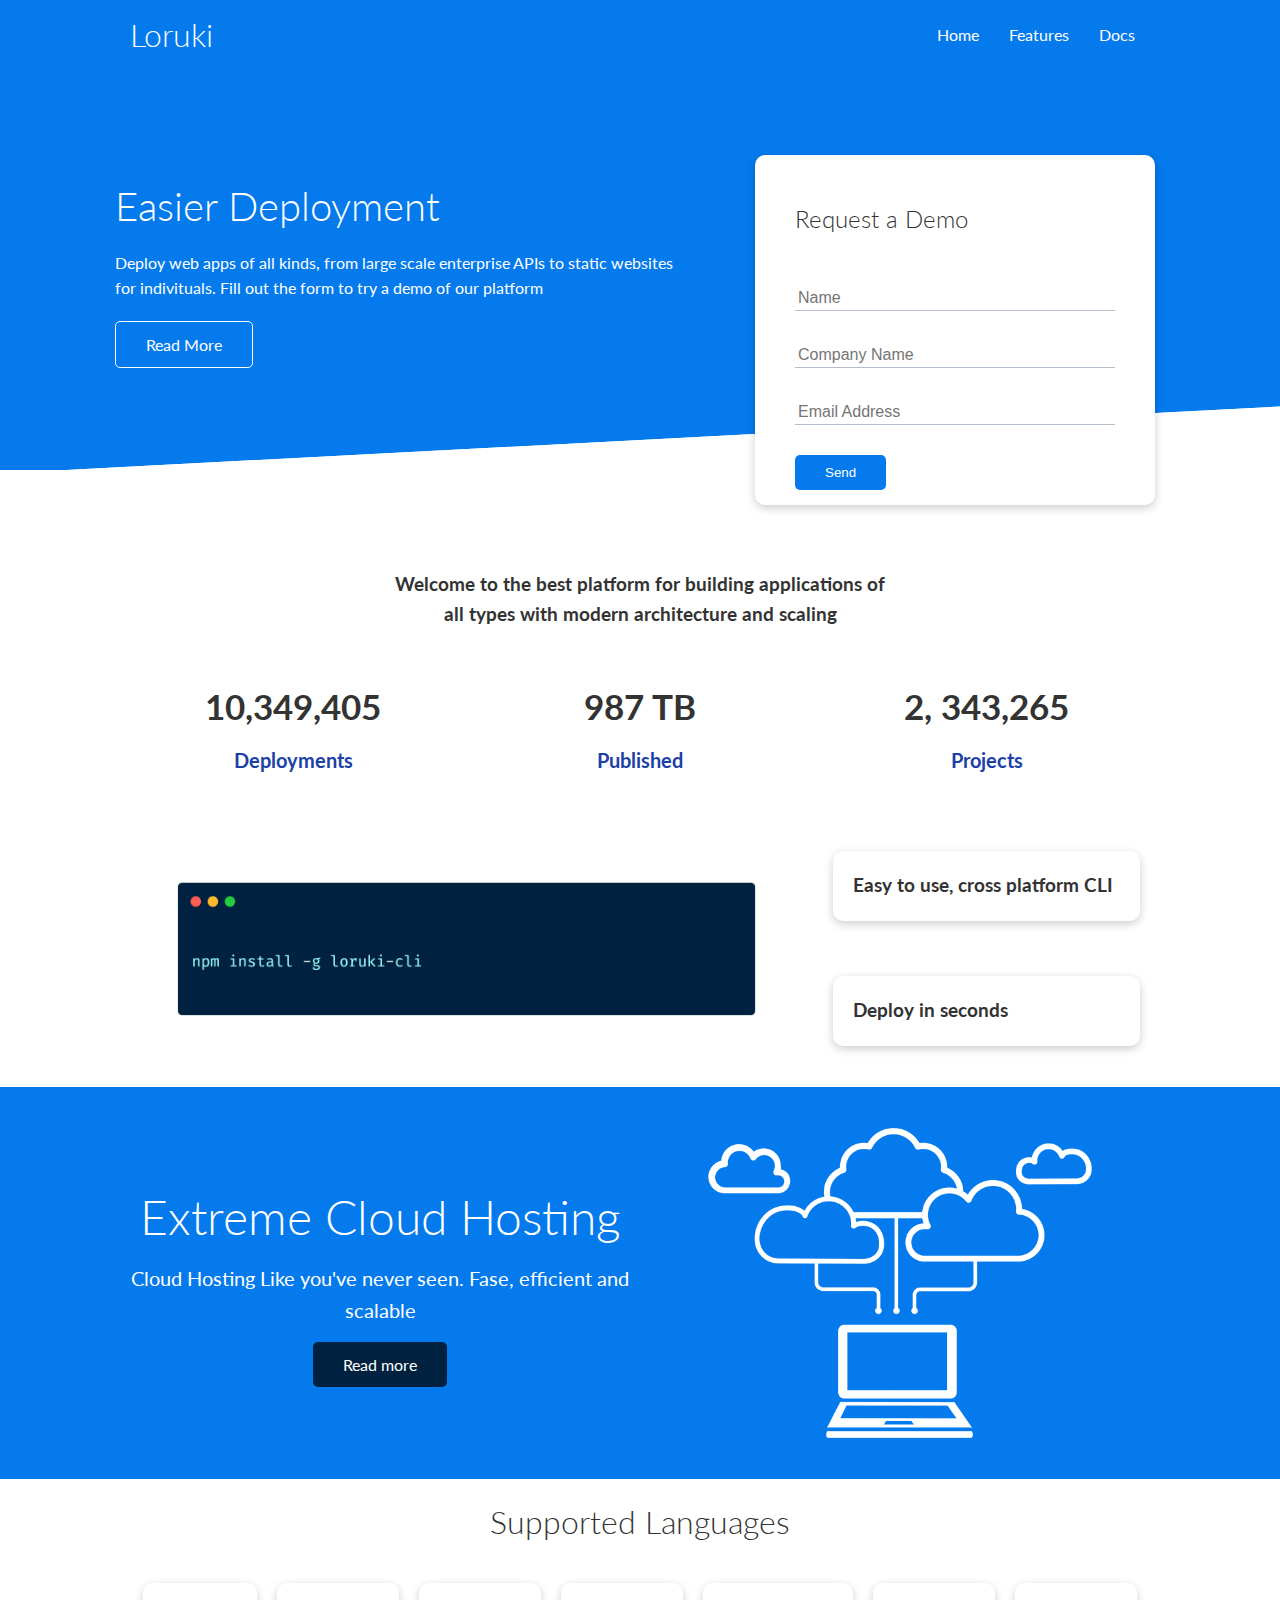
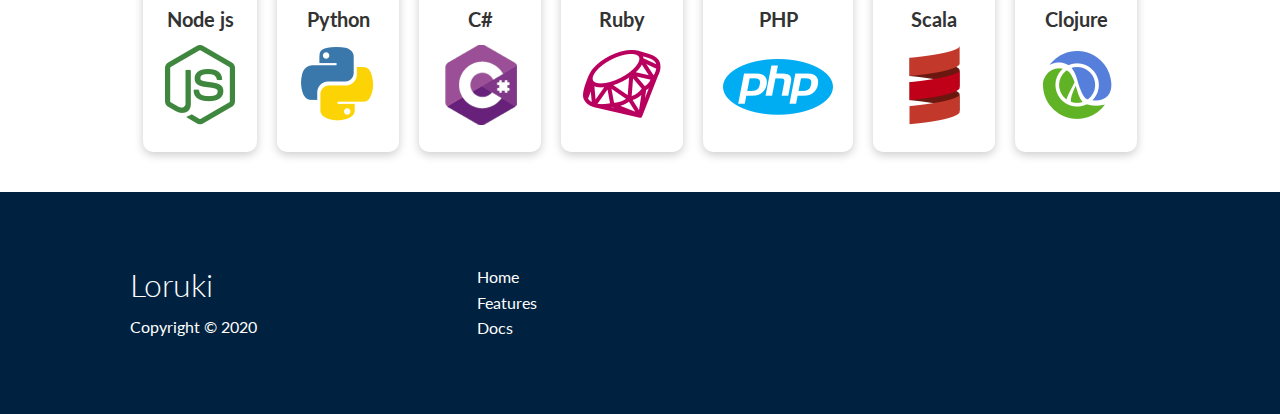
<file: index.html>
<!DOCTYPE html>
<html lang="en">
  <head>
    <meta charset="UTF-8" />
    <meta name="viewport" content="width=device-width, initial-scale=1.0" />
    <link
      rel="stylesheet"
      href="https://cdnjs.cloudflare.com/ajax/libs/font-awesome/5.15.1/css/all.min.css"
      integrity="sha512-+4zCK9k+qNFUR5X+cKL9EIR+ZOhtIloNl9GIKS57V1MyNsYpYcUrUeQc9vNfzsWfV28IaLL3i96P9sdNyeRssA=="
      crossorigin="anonymous"
    />
    <link rel="stylesheet" href="/css/utilities.css" />
    <link rel="stylesheet" href="/css/style.css" />
    <title>Loruki | Cloud Hosting for Everyone</title>
  </head>
  <body>
    <!-- Navbar -->
    <div class="navbar">
      <div class="container flex">
        <h1 class="logo">Loruki</h1>
        <nav>
          <ul>
            <li><a href="index.html">Home</a></li>
            <li><a href="features.html">Features</a></li>
            <li><a href="docs.html">Docs</a></li>
          </ul>
        </nav>
      </div>
    </div>

    <!-- Showcase -->
    <section class="showcase">
      <div class="container grid">
        <div class="showcase-text">
          <h1>Easier Deployment</h1>
          <p>
            Deploy web apps of all kinds, from large scale enterprise APIs to
            static websites for indivituals. Fill out the form to try a demo of
            our platform
          </p>
          <a href="features.html" class="btn btn-outline">Read More</a>
        </div>
        <div class="showcase-form card">
          <h2>Request a Demo</h2>
          <form
            name="contact"
            method="POST"
            netlify-honeypot="bot-field"
            data-netlify="true"
          >
            <input type="hidden" name="form-name" value="contact" />
            <p class="hidden">
              <label
                >Don’t fill this out if you're human: <input name="bot-field"
              /></label>
            </p>
            <div class="form-control">
              <input type="text" name="name" placeholder="Name" required />
            </div>
            <div class="form-control">
              <input
                type="text"
                name="company"
                placeholder="Company Name"
                required
              />
            </div>
            <div class="form-control">
              <input
                type="email"
                name="email"
                placeholder="Email Address"
                required
              />
            </div>
            <input type="submit" value="Send" class="btn btn-primary" />
          </form>
        </div>
      </div>
    </section>

    <!-- Stats -->
    <section class="stats">
      <div class="container">
        <h3 class="stats-heading text-center my-1">
          Welcome to the best platform for building applications of all types
          with modern architecture and scaling
        </h3>
        <div class="grid grid-3 text-center my-4">
          <div>
            <i class="fas fa-server fa-3x"></i>
            <h3>10,349,405</h3>
            <p class="text-secondary">Deployments</p>
          </div>
          <div>
            <i class="fas fa-upload fa-3x"></i>
            <h3>987 TB</h3>
            <p class="text-secondary">Published</p>
          </div>
          <div>
            <i class="fas fa-project-diagram fa-3x"></i>
            <h3>2, 343,265</h3>
            <p class="text-secondary">Projects</p>
          </div>
        </div>
      </div>
    </section>

    <!-- Cli -->
    <section class="cli">
      <div class="container grid">
        <img src="images/cli.png" alt="" />
        <div class="card">
          <h3>Easy to use, cross platform CLI</h3>
        </div>
        <div class="card">
          <h3>Deploy in seconds</h3>
        </div>
      </div>
    </section>

    <!-- Cloud -->
    <section class="cloud bg-primary my-2 py-2">
      <div class="container grid">
        <div class="text-center">
          <h2 class="lg">Extreme Cloud Hosting</h2>
          <p class="lead my-1">
            Cloud Hosting Like you've never seen. Fase, efficient and scalable
          </p>
          <a href="features.html" class="btn btn-dark">Read more</a>
        </div>
        <img src="images/cloud.png" alt="" />
      </div>
    </section>

    <!-- Languages -->
    <section class="languages">
      <h2 class="md text-center my-2">Supported Languages</h2>
      <div class="container flex">
        <div class="card">
          <h4>Node js</h4>
          <img src="/images/logos/node.png" alt="" />
        </div>
        <div class="card">
          <h4>Python</h4>
          <img src="/images/logos/python.png" alt="" />
        </div>
        <div class="card">
          <h4>C#</h4>
          <img src="/images/logos/csharp.png" alt="" />
        </div>
        <div class="card">
          <h4>Ruby</h4>
          <img src="/images/logos/ruby.png" alt="" />
        </div>
        <div class="card">
          <h4>PHP</h4>
          <img src="/images/logos/php.png" alt="" />
        </div>
        <div class="card">
          <h4>Scala</h4>
          <img src="/images/logos/scala.png" alt="" />
        </div>
        <div class="card">
          <h4>Clojure</h4>
          <img src="/images/logos/clojure.png" alt="" />
        </div>
      </div>
    </section>

    <!-- Footer -->
    <footer class="footer bg-dark py-5">
      <div class="container grid grid-3">
        <div>
          <h1>Loruki</h1>
          <p>Copyright &copy; 2020</p>
        </div>
        <nav>
          <ul>
            <li><a href="index.html">Home</a></li>
            <li><a href="features.html">Features</a></li>
            <li><a href="docs.html">Docs</a></li>
          </ul>
        </nav>
        <div class="social">
          <a href="#"><i class="fab fa-github fa-2x"></i></a>
          <a href="#"><i class="fab fa-facebook fa-2x"></i></a>
          <a href="#"><i class="fab fa-instagram fa-2x"></i></a>
          <a href="#"><i class="fab fa-twitter fa-2x"></i></a>
        </div>
      </div>
    </footer>
  </body>
</html>
</file>
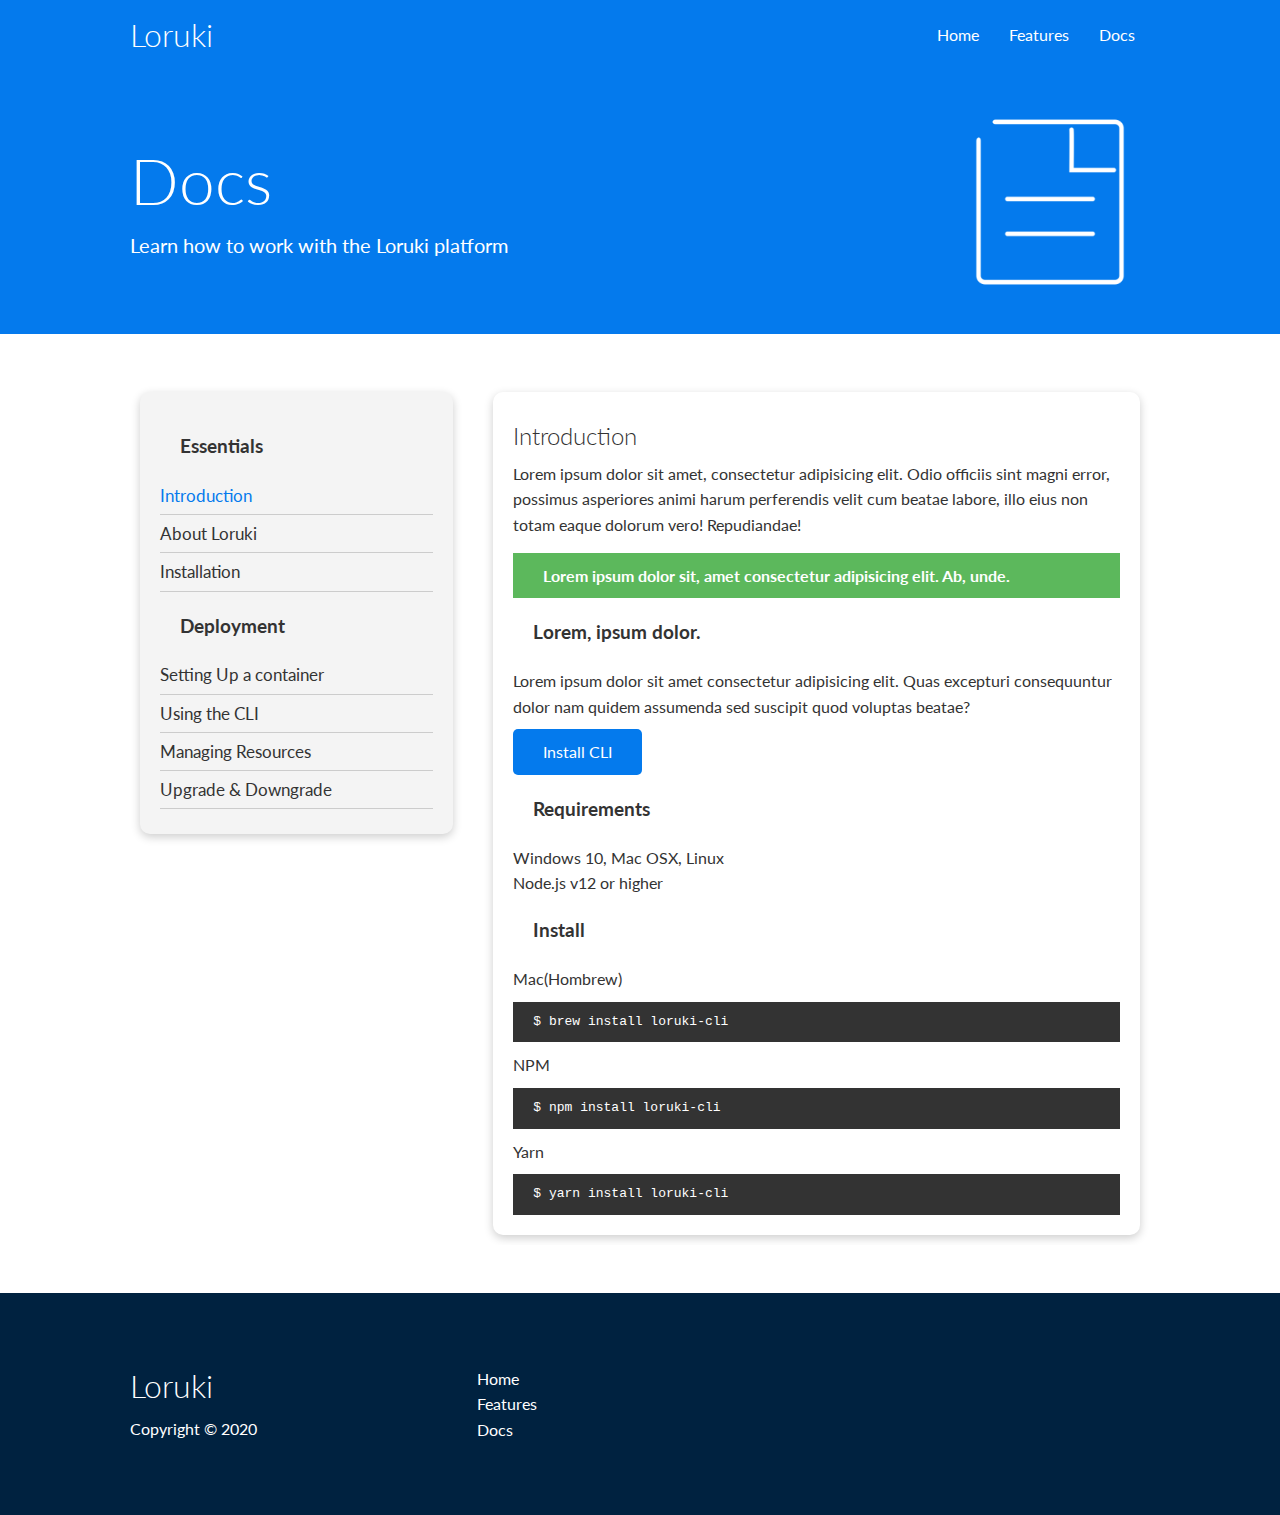
<file: docs.html>
<!DOCTYPE html>
<html lang="en">
  <head>
    <meta charset="UTF-8" />
    <meta name="viewport" content="width=device-width, initial-scale=1.0" />
    <link
      rel="stylesheet"
      href="https://cdnjs.cloudflare.com/ajax/libs/font-awesome/5.15.1/css/all.min.css"
      integrity="sha512-+4zCK9k+qNFUR5X+cKL9EIR+ZOhtIloNl9GIKS57V1MyNsYpYcUrUeQc9vNfzsWfV28IaLL3i96P9sdNyeRssA=="
      crossorigin="anonymous"
    />
    <link rel="stylesheet" href="/css/utilities.css" />
    <link rel="stylesheet" href="/css/style.css" />
    <title>Loruki | Cloud Hosting for Everyone</title>
  </head>
  <body>
    <!-- Navbar -->
    <div class="navbar">
      <div class="container flex">
        <h1 class="logo">Loruki</h1>
        <nav>
          <ul>
            <li><a href="index.html">Home</a></li>
            <li><a href="features.html">Features</a></li>
            <li><a href="docs.html">Docs</a></li>
          </ul>
        </nav>
      </div>
    </div>

    <!-- Head -->
    <section class="docs-head bg-primary py-3">
      <div class="container grid">
        <div>
          <h1 class="xl">Docs</h1>
          <p class="lead">Learn how to work with the Loruki platform</p>
        </div>
        <img src="images/docs.png" alt="" />
      </div>
    </section>

    <!-- Docs main -->
    <section class="docs-main my-4">
      <div class="container grid">
        <div class="card bg-light p3">
          <h3 class="my-2">Essentials</h3>
          <nav>
            <ul>
              <li><a class="text-primary" href="#">Introduction</a></li>
              <li><a href="#">About Loruki</a></li>
              <li><a href="#">Installation</a></li>
            </ul>
          </nav>

          <h3 class="my-2">Deployment</h3>
          <nav>
            <ul>
              <li><a href="#">Setting Up a container</a></li>
              <li><a href="#">Using the CLI</a></li>
              <li><a href="#">Managing Resources</a></li>
              <li><a href="#">Upgrade & Downgrade</a></li>
            </ul>
          </nav>
        </div>
        <div class="card">
          <h2>Introduction</h2>
          <p>
            Lorem ipsum dolor sit amet, consectetur adipisicing elit. Odio
            officiis sint magni error, possimus asperiores animi harum
            perferendis velit cum beatae labore, illo eius non totam eaque
            dolorum vero! Repudiandae!
          </p>

          <div class="alert alert-success">
            <i class="fas fa-info"></i>Lorem ipsum dolor sit, amet consectetur
            adipisicing elit. Ab, unde.
          </div>

          <h3>Lorem, ipsum dolor.</h3>
          <p>
            Lorem ipsum dolor sit amet consectetur adipisicing elit. Quas
            excepturi consequuntur dolor nam quidem assumenda sed suscipit quod
            voluptas beatae?
          </p>
          <a href="#" class="btn btn-primary">Install CLI</a>

          <h3>Requirements</h3>
          <ul>
            <li>Windows 10, Mac OSX, Linux</li>
            <li>Node.js v12 or higher</li>
          </ul>

          <h3>Install</h3>
          <p>Mac(Hombrew)</p>
          <pre><code>$ brew install loruki-cli</code></pre>
          <p>NPM</p>
          <pre><code>$ npm install loruki-cli</code></pre>
          <p>Yarn</p>
          <pre><code>$ yarn install loruki-cli</code></pre>
        </div>
      </div>
    </section>

    <!-- Footer -->
    <footer class="footer bg-dark py-5">
      <div class="container grid grid-3">
        <div>
          <h1>Loruki</h1>
          <p>Copyright &copy; 2020</p>
        </div>
        <nav>
          <ul>
            <li><a href="index.html">Home</a></li>
            <li><a href="features.html">Features</a></li>
            <li><a href="docs.html">Docs</a></li>
          </ul>
        </nav>
        <div class="social">
          <a href="#"><i class="fab fa-github fa-2x"></i></a>
          <a href="#"><i class="fab fa-facebook fa-2x"></i></a>
          <a href="#"><i class="fab fa-instagram fa-2x"></i></a>
          <a href="#"><i class="fab fa-twitter fa-2x"></i></a>
        </div>
      </div>
    </footer>
  </body>
</html>
</file>
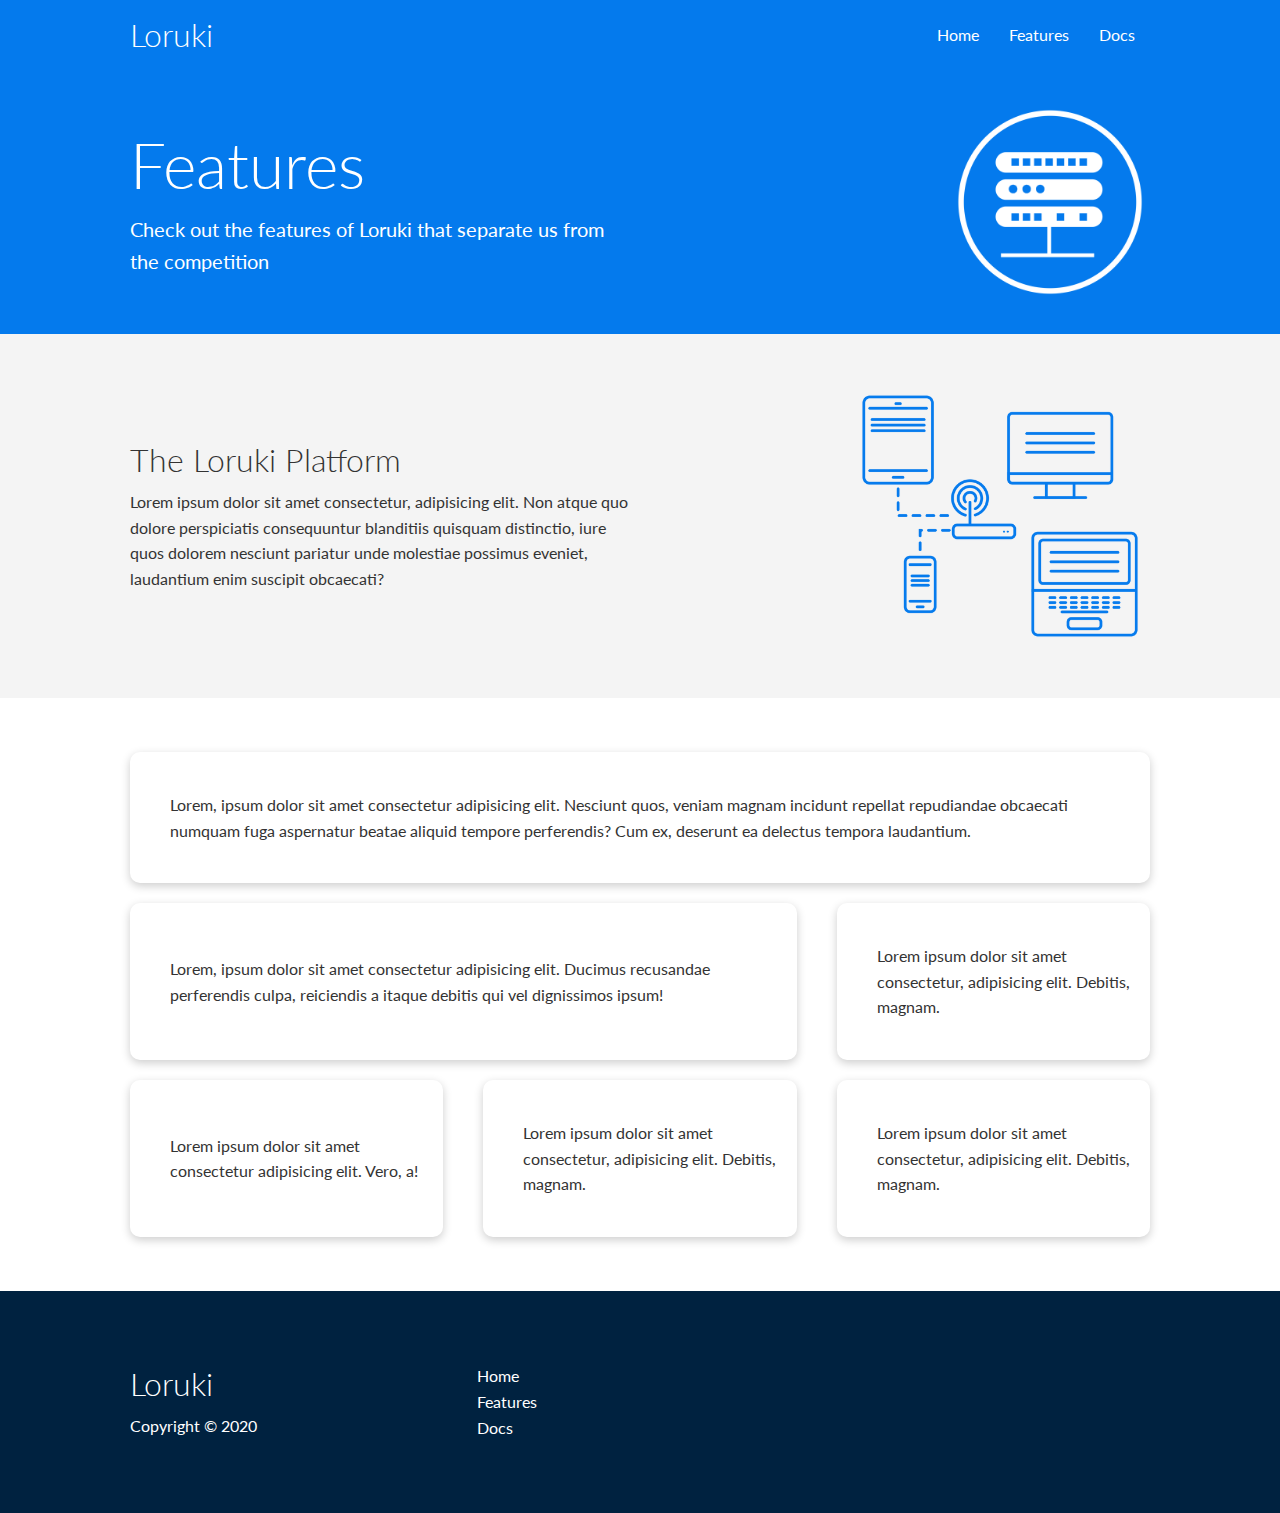
<file: features.html>
<!DOCTYPE html>
<html lang="en">
  <head>
    <meta charset="UTF-8" />
    <meta name="viewport" content="width=device-width, initial-scale=1.0" />
    <link
      rel="stylesheet"
      href="https://cdnjs.cloudflare.com/ajax/libs/font-awesome/5.15.1/css/all.min.css"
      integrity="sha512-+4zCK9k+qNFUR5X+cKL9EIR+ZOhtIloNl9GIKS57V1MyNsYpYcUrUeQc9vNfzsWfV28IaLL3i96P9sdNyeRssA=="
      crossorigin="anonymous"
    />
    <link rel="stylesheet" href="/css/utilities.css" />
    <link rel="stylesheet" href="/css/style.css" />
    <title>Loruki | Cloud Hosting for Everyone</title>
  </head>
  <body>
    <!-- Navbar -->
    <div class="navbar">
      <div class="container flex">
        <h1 class="logo">Loruki</h1>
        <nav>
          <ul>
            <li><a href="index.html">Home</a></li>
            <li><a href="features.html">Features</a></li>
            <li><a href="docs.html">Docs</a></li>
          </ul>
        </nav>
      </div>
    </div>

    <!-- Head -->
    <section class="features-head bg-primary py-3">
      <div class="container grid">
        <div>
          <h1 class="xl">Features</h1>
          <p class="lead">
            Check out the features of Loruki that separate us from the
            competition
          </p>
        </div>
        <img src="images/server.png" alt="" />
      </div>
    </section>

    <!-- Sub head -->
    <section class="features-sub-head bg-light py-3">
      <div class="container grid">
        <div>
          <h1 class="md">The Loruki Platform</h1>
          <p>
            Lorem ipsum dolor sit amet consectetur, adipisicing elit. Non atque
            quo dolore perspiciatis consequuntur blanditiis quisquam distinctio,
            iure quos dolorem nesciunt pariatur unde molestiae possimus eveniet,
            laudantium enim suscipit obcaecati?
          </p>
        </div>
        <img src="images/server2.png" alt="" />
      </div>
    </section>

    <section class="features-main my-2">
      <div class="container grid grid-3">
        <div class="card flex">
          <i class="fas fa-server fa-3x"></i>
          <p>
            Lorem, ipsum dolor sit amet consectetur adipisicing elit. Nesciunt
            quos, veniam magnam incidunt repellat repudiandae obcaecati numquam
            fuga aspernatur beatae aliquid tempore perferendis? Cum ex, deserunt
            ea delectus tempora laudantium.
          </p>
        </div>
        <div class="card flex">
          <i class="fas fa-network-wired fa-3x"></i>
          <p>
            Lorem, ipsum dolor sit amet consectetur adipisicing elit. Ducimus
            recusandae perferendis culpa, reiciendis a itaque debitis qui vel
            dignissimos ipsum!
          </p>
        </div>
        <div class="card flex">
          <i class="fas fa-laptop-code fa-3x"></i>
          <p>
            Lorem ipsum dolor sit amet consectetur, adipisicing elit. Debitis,
            magnam.
          </p>
        </div>
        <div class="card flex">
          <i class="fas fa-database fa-3x"></i>
          <p>
            Lorem ipsum dolor sit amet consectetur adipisicing elit. Vero, a!
          </p>
        </div>
        <div class="card flex">
          <i class="fas fa-power-off fa-3x"></i>
          <p>
            Lorem ipsum dolor sit amet consectetur, adipisicing elit. Debitis,
            magnam.
          </p>
        </div>
        <div class="card flex">
          <i class="fas fa-upload fa-3x"></i>
          <p>
            Lorem ipsum dolor sit amet consectetur, adipisicing elit. Debitis,
            magnam.
          </p>
        </div>
      </div>
    </section>

    <!-- Footer -->
    <footer class="footer bg-dark py-5">
      <div class="container grid grid-3">
        <div>
          <h1>Loruki</h1>
          <p>Copyright &copy; 2020</p>
        </div>
        <nav>
          <ul>
            <li><a href="index.html">Home</a></li>
            <li><a href="features.html">Features</a></li>
            <li><a href="docs.html">Docs</a></li>
          </ul>
        </nav>
        <div class="social">
          <a href="#"><i class="fab fa-github fa-2x"></i></a>
          <a href="#"><i class="fab fa-facebook fa-2x"></i></a>
          <a href="#"><i class="fab fa-instagram fa-2x"></i></a>
          <a href="#"><i class="fab fa-twitter fa-2x"></i></a>
        </div>
      </div>
    </footer>
  </body>
</html>
</file>
<file: css/utilities.css>
.container {
  max-width: 1100px;
  margin: 0 auto;
  overflow: auto;
  padding: 0 40px;
}

.card {
  background-color: #fff;
  color: #333;
  border-radius: 10px;
  box-shadow: 0 3px 10px rgba(0, 0, 0, 0.2);
  padding: 20px;
  margin: 10px;
}

.btn {
  display: inline-block;
  padding: 10px 30px;
  cursor: pointer;
  background: var(--primary-color);
  color: #fff;
  border: none;
  border-radius: 5px;
}

.btn-outline {
  background-color: transparent;
  border: 1px solid #fff;
}

.btn:hover {
  transform: scale(0.98);
}

/* Background & colored buttons */

.bg-primary,
.btn-primary {
  background-color: var(--primary-color);
  color: #fff;
}

.bg-dark,
.btn-dark {
  background-color: var(--dark-color);
  color: #fff;
}

.bg-secondary,
.btn-secondary {
  background-color: var(--secondary-color);
  color: #fff;
}

.bg-light,
.btn-light {
  background-color: var(--light-color);
  color: #333;
}

.bg-primary a,
.btn-primary a,
.bg-dark a,
.btn-dark a,
.bg-secondary a,
.btn-secondary a {
  color: #fff;
}

/* Text Sizes */
.lead {
  font-size: 20px;
}

.sm {
  font-size: 1rem;
}

.md {
  font-size: 2rem;
}

.lg {
  font-size: 3rem;
}

.xl {
  font-size: 4rem;
}

.text-center {
  text-align: center;
}

/* Text-colors */
.text-primary {
  color: var(--primary-color);
}

.text-dark {
  color: var(--dark-color);
}

.text-secondary {
  color: var(--secondary-color);
}

.text-light {
  color: var(--light-color);
}

/* Alert */
.alert {
  background-color: var(--light-color);
  padding: 10px 20px;
  font-weight: bold;
  margin: 15px 0;
}

.alert i {
  margin-right: 10px;
}

.alert-success {
  background-color: var(--success-color);
  color: #fff;
}

.alert-error {
  background-color: var(--error-color);
  color: #fff;
}

.flex {
  display: flex;
  align-items: center;
  justify-content: center;
  height: 100%;
}

.grid {
  display: grid;
  grid-template-columns: repeat(2, 1fr);
  gap: 20px;
  justify-content: center;
  align-items: center;
  height: 100%;
}

.grid-3 {
  grid-template-columns: repeat(3, 1fr);
}

/* Margin */
.my-1 {
  margin: 1rem 0;
}

.my-2 {
  margin: 1.5rem 0;
}

.my-3 {
  margin: 2rem 0;
}

.my-4 {
  margin: 3rem 0;
}

.my-5 {
  margin: 4rem 0;
}

.m-1 {
  margin: 1rem;
}

.m-2 {
  margin: 1.5rem;
}

.m-3 {
  margin: 2rem;
}

.m-4 {
  margin: 3rem;
}

.m-5 {
  margin: 4rem;
}

/* Padding */
.py-1 {
  padding: 1rem 0;
}

.py-2 {
  padding: 1.5rem 0;
}

.py-3 {
  padding: 2rem 0;
}

.py-4 {
  padding: 3rem 0;
}

.py-5 {
  padding: 4rem 0;
}

.p-1 {
  padding: 1rem;
}

.p-2 {
  padding: 1.5rem;
}

.p-3 {
  padding: 2rem;
}

.p-4 {
  padding: 3rem;
}

.p-5 {
  padding: 4rem;
}
</file>
<file: css/style.css>
@import url("https://fonts.googleapis.com/css2?family=Lato:wght@300&display=swap");

:root {
  --primary-color: #047aed;
  --secondary-color: #1c3fa8;
  --dark-color: #002240;
  --light-color: #f4f4f4;
  --success-color: #5cb85c;
  --error-color: #d9534f;
}

* {
  box-sizing: border-box;
  padding: 0;
  margin: 0;
}

body {
  font-family: "Lato", sans-serif;
  color: #333;
  line-height: 1.6;
}

ul {
  list-style-type: none;
}

a {
  text-decoration: none;
  color: #333;
}

h1,
h2 {
  font-weight: 300;
  line-height: 1.2;
  margin: 10px 0;
}

p {
  margin: 10px 0;
}

img {
  width: 100%;
}

code,
pre {
  background: #333;
  color: #fff;
  padding: 10px;
}

.hidden {
  visibility: hidden;
  height: 0;
}
/* Navbar */

.navbar {
  background-color: var(--primary-color);
  color: #fff;
  height: 70px;
}

.navbar ul {
  display: flex;
}

.navbar a {
  color: #fff;
  padding: 10px;
  margin: 0 5px;
}

.navbar a:hover {
  border-bottom: 2px #fff solid;
}

.navbar .flex {
  justify-content: space-between;
}

/* Showcase */
.showcase {
  height: 400px;
  background-color: var(--primary-color);
  color: #fff;
  position: relative;
}

.showcase h1 {
  font-size: 40px;
}

.showcase p {
  margin: 20px 0;
}

.showcase .grid {
  overflow: visible;
  grid-template-columns: 55% 45%;
  gap: 30px;
}

.showcase-text {
  animation: slideInFromLeft 1s ease-in;
}

.showcase-form {
  position: relative;
  top: 60px;
  width: 400px;
  height: 350px;
  padding: 40px;
  z-index: 100;
  justify-self: flex-end;
  animation: slideInFromRight 1s ease-in;
}

.showcase-form .form-control {
  margin: 30px 0;
}

.showcase-form input[type="text"],
.showcase-form input[type="email"] {
  border: 0;
  border-bottom: 1px solid #b4becb;
  width: 100%;
  padding: 3px;
  font-size: 16px;
}

.showcase-form input:focus {
  outline: none;
}

.showcase::before,
.showcase::after {
  content: "";
  position: absolute;
  height: 100px;
  bottom: -70px;
  right: 0;
  left: 0;
  background: #fff;
  transform: skewY(-3deg);
  -webkit-transform: skewY(-3deg);
  -moz-transform: skewY(-3deg);
  -ms-transform: skewY(-3deg);
}

/* Stats */
.stats {
  padding-top: 100px;
  animation: slideInFromBottom 1s ease-in;
}

.stats-heading {
  max-width: 500px;
  margin: auto;
}

.stats .grid h3 {
  font-size: 35px;
}

.stats .grid p {
  font-size: 20px;
  font-weight: bold;
}

/* CLI */

.cli .grid {
  grid-template-columns: repeat(3, 1fr);
  grid-template-rows: repeat(2, 1fr);
}

.cli .grid > *:first-child {
  grid-column: 1 / span 2;
  grid-row: 1 / span 2;
}

/* Cloud */
.cloud.grid {
  grid-template-columns: 4fr 3fr;
}

/* Languages */
.languages .flex {
  flex-wrap: wrap;
}

.languages .card {
  text-align: center;
  margin: 18px 10px 40px;
  transition: transform 0.2s ease;
}

.languages .card h4 {
  font-size: 20px;
  margin-bottom: 10px;
}

.languages .card:hover {
  transform: translateY(-15px);
}

/* Features */
.features-head img,
.docs-head img {
  width: 200px;
  justify-self: flex-end;
}

.features-sub-head img {
  width: 300px;
  justify-self: flex-end;
}

.features-main .card > i {
  margin-right: 20px;
}

.features-main .grid {
  padding: 30px;
}

.features-main .grid > *:first-child {
  grid-column: 1 / span 3;
}

.features-main .grid > *:nth-child(2) {
  grid-column: 1 / span 2;
}

/* Docs */
.docs-main h3 {
  margin: 20px;
}

.docs-main .grid {
  grid-template-columns: 1fr 2fr;
  align-items: flex-start;
}

.docs-main nav li {
  font-size: 17px;
  padding-bottom: 5px;
  margin-bottom: 5px;
  border-bottom: 1px solid #ccc;
}

.docs-main a:hover {
  font-weight: bold;
}

/* Footer */
.footer .social a {
  margin: 0 10px;
}

/* Animation */
@keyframes slideInFromLeft {
  0% {
    transform: translateX(-100%);
  }

  100% {
    transform: translateX(0);
  }
}

@keyframes slideInFromRight {
  0% {
    transform: translateX(100%);
  }

  100% {
    transform: translateX(0);
  }
}

@keyframes slideInFromTop {
  0% {
    transform: translateY(-100%);
  }

  100% {
    transform: translateY(0);
  }
}

@keyframes slideInFromBottom {
  0% {
    transform: translateY(100%);
  }

  100% {
    transform: translateY(0);
  }
}

/* Tablet and under */
@media (max-width: 768px) {
  .grid,
  .showcase .grid,
  .stats .grid,
  .cli .grid,
  .cloud .grid,
  .features-main .grid,
  .docs-main .grid {
    grid-template-columns: 1fr;
    grid-template-rows: 1fr;
  }

  .showcase {
    height: auto;
  }

  .showcase-text {
    text-align: center;
    margin-top: 40px;
    animation: slideInFromTop 1s ease-in;
  }

  .showcase-form {
    justify-self: center;
    margin: auto;
    animation: slideInFromBottom 1s ease-in;
  }

  .cli .grid > *:first-child {
    grid-column: 1;
    grid-row: 1;
  }

  .features-head,
  .features-sub-head,
  .docs-head {
    text-align: center;
  }

  .features-head img,
  .features-sub-head img,
  .docs-head img {
    justify-self: center;
  }

  .features-main .grid > *:first-child,
  .features-main .grid > *:nth-child(2) {
    grid-column: 1;
  }
}

/* Mobile */
@media (max-width: 500px) {
  .navbar {
    height: 110px;
  }

  .navbar .flex {
    flex-direction: column;
  }

  .navbar ul {
    padding: 10px;
    background-color: rgba(0, 0, 0, 0.1);
  }
}
</file>
